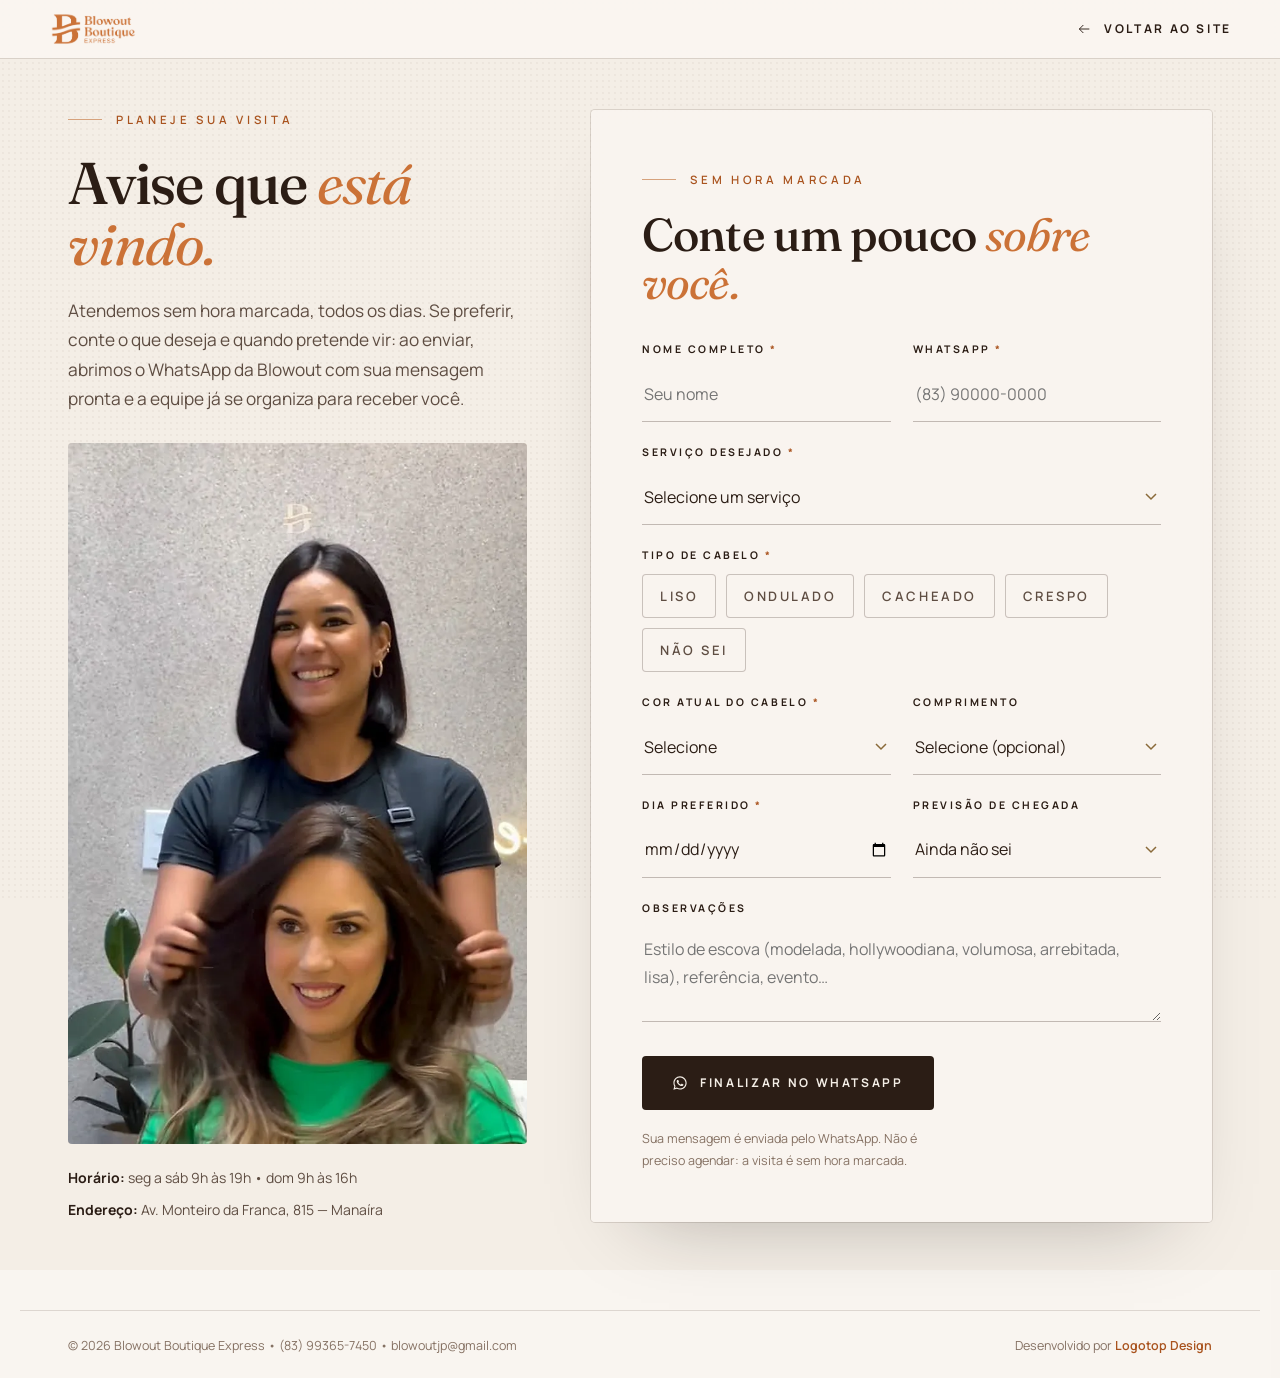
<file: agendamento.html>
<!doctype html>
<html lang="pt-BR">
<head>
<meta charset="utf-8">
<meta name="viewport" content="width=device-width, initial-scale=1, viewport-fit=cover">
<title>Planeje sua visita | Blowout Boutique Express</title>
<meta name="description" content="Avise a Blowout Boutique Express que você está vindo: escolha o serviço e o dia e envie pelo WhatsApp. Atendimento sem hora marcada em Manaíra, João Pessoa.">
<meta name="theme-color" content="#F4EEE6">
<meta property="og:title" content="Planeje sua visita • Blowout Boutique Express">
<meta property="og:description" content="Escolha o serviço e o dia e finalize pelo WhatsApp.">
<meta property="og:image" content="https://raw.githubusercontent.com/pauloddev/blowoutboutiqueexpress/main/img/og-square.jpg">
<meta property="og:image:secure_url" content="https://raw.githubusercontent.com/pauloddev/blowoutboutiqueexpress/main/img/og-square.jpg">
<meta property="og:image:type" content="image/jpeg">
<meta property="og:image:width" content="1200">
<meta property="og:image:height" content="1200">
<meta property="og:image:alt" content="Logo Blowout Boutique Express">
<meta name="twitter:image" content="https://raw.githubusercontent.com/pauloddev/blowoutboutiqueexpress/main/img/og-square.jpg">
<meta name="twitter:card" content="summary">
<link rel="icon" href="img/favicon.png" type="image/png">
<link rel="preconnect" href="https://fonts.googleapis.com">
<link rel="preconnect" href="https://fonts.gstatic.com" crossorigin>
<link href="https://fonts.googleapis.com/css2?family=Fraunces:ital,opsz,wght@0,9..144,400;0,9..144,500;1,9..144,400&family=Manrope:wght@400;500;600;700;800&display=swap" rel="stylesheet">
<link rel="stylesheet" href="css/style.css">
<link rel="stylesheet" href="css/blowout.css">
</head>
<body>
<svg width="0" height="0" style="position:absolute" aria-hidden="true">
  <symbol id="i-arrow" viewBox="0 0 24 24"><path d="M4 12h15M13 6l6 6-6 6" fill="none" stroke="currentColor" stroke-width="1.4"/></symbol>
  <symbol id="i-left" viewBox="0 0 24 24"><path d="M20 12H5M11 6l-6 6 6 6" fill="none" stroke="currentColor" stroke-width="1.4"/></symbol>
  <symbol id="i-wa" viewBox="0 0 24 24"><path fill="currentColor" d="M12.04 2C6.58 2 2.13 6.45 2.13 11.91c0 1.75.46 3.45 1.32 4.95L2.05 22l5.25-1.38a9.9 9.9 0 0 0 4.74 1.21c5.46 0 9.91-4.45 9.91-9.91S17.5 2 12.04 2Zm0 18.15a8.2 8.2 0 0 1-4.2-1.15l-.3-.18-3.12.82.83-3.04-.2-.31a8.23 8.23 0 1 1 6.99 3.86Zm4.52-6.16c-.25-.12-1.47-.72-1.69-.81-.23-.08-.39-.12-.56.12-.17.25-.64.81-.78.97-.14.17-.29.19-.54.06-.25-.12-1.05-.39-1.99-1.23-.74-.66-1.23-1.47-1.38-1.72-.14-.25-.02-.38.11-.5.11-.11.25-.29.37-.43.12-.14.17-.25.25-.41.08-.17.04-.31-.02-.43-.06-.12-.56-1.34-.76-1.84-.2-.48-.41-.42-.56-.43h-.48c-.17 0-.43.06-.66.31-.23.25-.86.85-.86 2.07 0 1.22.89 2.4 1.01 2.56.12.17 1.75 2.67 4.23 3.74.59.26 1.05.41 1.41.52.59.19 1.13.16 1.56.1.48-.07 1.47-.6 1.67-1.18.21-.58.21-1.07.14-1.18-.06-.1-.22-.16-.47-.28Z"/></symbol>
</svg>

<header class="header is-solid">
  <div class="wrap">
    <a href="index.html" class="brand" aria-label="Voltar ao início"><img src="img/logo-terracota.png" alt="Blowout Boutique Express" width="1634" height="679"></a>
    <a href="index.html" class="link-arrow" style="border:0"><svg><use href="#i-left"/></svg> Voltar ao site</a>
  </div>
</header>

<main class="booking">
  <div class="wrap booking-grid">
    <aside class="booking-aside">
      <p class="eyebrow">Planeje sua visita</p>
      <h1 class="h-section" style="margin-bottom:22px">Avise que <em>está vindo.</em></h1>
      <p class="lead" style="margin-bottom:30px">Atendemos sem hora marcada, todos os dias. Se preferir, conte o que deseja e quando pretende vir: ao enviar, abrimos o WhatsApp da Blowout com sua mensagem pronta e a equipe já se organiza para receber você.</p>
      <div class="media"><img src="img/escovaria.webp" alt="Escovista finalizando a escova de uma cliente na Blowout"></div>
      <div class="note">
        <span><b>Horário:</b> seg a sáb 9h às 19h • dom 9h às 16h</span>
        <span><b>Endereço:</b> Av. Monteiro da Franca, 815 — Manaíra</span>
      </div>
    </aside>

    <div class="form-card">
      <p class="eyebrow">Sem hora marcada</p>
      <h2 class="h-section">Conte um pouco <em>sobre você.</em></h2>
      <form id="bookingForm" novalidate>
        <div class="form-grid">
          <div class="field">
            <label for="nome">Nome completo <i>*</i></label>
            <input id="nome" name="nome" type="text" autocomplete="name" placeholder="Seu nome" required>
            <span class="err">Informe seu nome.</span>
          </div>
          <div class="field">
            <label for="contato">WhatsApp <i>*</i></label>
            <input id="contato" name="contato" type="tel" inputmode="tel" autocomplete="tel" placeholder="(83) 90000-0000" required>
            <span class="err">Informe um telefone válido com DDD.</span>
          </div>

          <div class="field full">
            <label for="servico">Serviço desejado <i>*</i></label>
            <select id="servico" name="servico" required>
              <option value="" selected disabled>Selecione um serviço</option>
              <optgroup label="Cabelos">
                <option>Escova</option>
                <option>Corte</option>
                <option>Retoque de raiz</option>
                <option>Botox capilar</option>
                <option>Alinhamento térmico</option>
                <option>Hidratação / nutrição / reconstrução</option>
                <option>Penteado</option>
              </optgroup>
              <optgroup label="Unhas e pés">
                <option>Manicure</option>
                <option>Pedicure</option>
                <option>Manicure + pedicure</option>
                <option>Spa dos pés</option>
              </optgroup>
              <optgroup label="Estética e produção">
                <option>Design de sobrancelhas</option>
                <option>Epilação de buço</option>
                <option>Maquiagem</option>
              </optgroup>
              <optgroup label="Combos">
                <option>Corte + escova + hidratação</option>
                <option>Hidratação com escova + pé + mão</option>
                <option>Escova com hidratação + spa express</option>
                <option>Botox · retoque de raiz</option>
                <option>Design de sobrancelha + buço</option>
              </optgroup>
            </select>
            <span class="err">Escolha um serviço.</span>
          </div>

          <div class="field full" role="radiogroup" aria-labelledby="lbl-tipo">
            <label id="lbl-tipo">Tipo de cabelo <i>*</i></label>
            <div class="chips">
              <label class="chip"><input type="radio" name="tipo" value="Liso"><span>Liso</span></label>
              <label class="chip"><input type="radio" name="tipo" value="Ondulado"><span>Ondulado</span></label>
              <label class="chip"><input type="radio" name="tipo" value="Cacheado"><span>Cacheado</span></label>
              <label class="chip"><input type="radio" name="tipo" value="Crespo"><span>Crespo</span></label>
              <label class="chip"><input type="radio" name="tipo" value="Não sei informar"><span>Não sei</span></label>
            </div>
            <span class="err">Selecione o tipo do seu cabelo.</span>
          </div>

          <div class="field">
            <label for="cor">Cor atual do cabelo <i>*</i></label>
            <select id="cor" name="cor" required>
              <option value="" selected disabled>Selecione</option>
              <option>Natural (sem química)</option>
              <option>Loiro</option>
              <option>Castanho</option>
              <option>Preto</option>
              <option>Ruivo / acobreado</option>
              <option>Com mechas</option>
              <option>Grisalho / branco</option>
              <option>Colorido / fantasia</option>
            </select>
            <span class="err">Informe a cor atual.</span>
          </div>
          <div class="field">
            <label for="comprimento">Comprimento</label>
            <select id="comprimento" name="comprimento">
              <option value="" selected>Selecione (opcional)</option>
              <option>Curto</option>
              <option>Médio (ombros)</option>
              <option>Longo</option>
              <option>Extra longo</option>
            </select>
          </div>

          <div class="field">
            <label for="dia">Dia preferido <i>*</i></label>
            <input id="dia" name="dia" type="date" required>
            <span class="err" id="diaErr">Escolha o dia da visita.</span>
          </div>
          <div class="field">
            <label for="periodo">Previsão de chegada</label>
            <select id="periodo" name="periodo">
              <option value="" selected>Ainda não sei</option>
              <option>Manhã (09h às 12h)</option>
              <option>Tarde (12h às 16h)</option>
              <option>Fim da tarde (16h às 19h, seg a sáb)</option>
            </select>
          </div>

          <div class="field full">
            <label for="obs">Observações</label>
            <textarea id="obs" name="obs" placeholder="Estilo de escova (modelada, hollywoodiana, volumosa, arrebitada, lisa), referência, evento…"></textarea>
          </div>

          <div class="form-actions">
            <button type="submit" class="btn"><svg><use href="#i-wa"/></svg> Finalizar no WhatsApp</button>
            <small>Sua mensagem é enviada pelo WhatsApp. Não é preciso agendar: a visita é sem hora marcada.</small>
          </div>
        </div>
      </form>
    </div>
  </div>
</main>

<footer class="footer" style="padding-top:40px">
  <div class="wrap footer-bottom" style="margin-top:0">
    <span>© <span id="year">2026</span> Blowout Boutique Express • (83) 99365-7450 • blowoutjp@gmail.com</span>
    <span>Desenvolvido por <a href="https://logotopdesign.com" target="_blank" rel="noopener">Logotop Design</a></span>
  </div>
</footer>

<script src="js/booking.js" defer></script>
</body>
</html>
</file>
<file: css/style.css>
/* =========================================================
   KAPILART SALÃO — Design tokens
   Âncora: cetim champagne + espelho iluminado de salão
   ========================================================= */
:root{
  --ink:#050505;          /* preto (títulos, botões) */
  --taupe:#594A43;        /* marrom acinzentado (textos) */
  --taupe-2:#7a6a62;
  --gold:#8A6A3A;         /* dourado escuro (destaques de texto) */
  --gold-line:#B79A6C;    /* filetes e detalhes */
  --ivory:#FAF6F1;
  --cream:#F3ECE4;
  --blush:#EDE0DA;
  --deep:#1C1714;         /* seções invertidas */
  --deep-2:#2A221E;
  --line:rgba(89,74,67,.18);
  --line-light:rgba(250,246,241,.18);
  --serif:"Cormorant Garamond", "Times New Roman", serif;
  --sans:"Manrope", system-ui, -apple-system, "Segoe UI", sans-serif;
  --wrap:1240px;
  --gutter:clamp(20px,4vw,48px);
  --ease:cubic-bezier(.22,.61,.36,1);
  --radius:2px;
  color-scheme: light;
}
*,*::before,*::after{box-sizing:border-box}
html{scroll-behavior:smooth;-webkit-text-size-adjust:100%}
body{
  margin:0;font-family:var(--sans);color:var(--taupe);font-size:16px;line-height:1.7;
  background:var(--ivory);-webkit-font-smoothing:antialiased;overflow-x:hidden;
  -webkit-tap-highlight-color:transparent;
}
/* Fundo de cetim fixo (funciona também no iOS) */
body::before{
  content:"";position:fixed;inset:0;z-index:-1;
  background:var(--ivory) url("../img/seda.webp") center/cover no-repeat;
}
img,video{max-width:100%;display:block}
a{color:inherit;text-decoration:none}
button{font:inherit;cursor:pointer;border:0;background:none;color:inherit}
::selection{background:var(--gold);color:#fff}
:focus-visible{outline:2px solid var(--gold);outline-offset:3px}

.wrap{width:100%;max-width:var(--wrap);margin:0 auto;padding:0 var(--gutter)}
.sr-only{position:absolute;width:1px;height:1px;overflow:hidden;clip:rect(0 0 0 0);white-space:nowrap}

/* ---------- Tipografia ---------- */
.eyebrow{
  font-family:var(--sans);font-size:11.5px;letter-spacing:.32em;text-transform:uppercase;
  color:var(--gold);font-weight:600;display:inline-flex;align-items:center;gap:14px;margin:0 0 22px;
}
.eyebrow::before{content:"";width:34px;height:1px;background:var(--gold-line)}
.eyebrow.center::after{content:"";width:34px;height:1px;background:var(--gold-line)}
.h-display,.h-section{
  font-family:var(--serif);font-weight:500;color:var(--ink);margin:0;letter-spacing:-.005em;
  text-transform:uppercase;line-height:1.02;
}
.h-display{font-size:clamp(40px,7vw,96px)}
.h-section{font-size:clamp(32px,4.6vw,62px)}
.h-display em,.h-section em{font-style:italic;color:var(--gold);text-transform:none;font-weight:500}
.lead{font-size:clamp(16px,1.35vw,18.5px);color:var(--taupe);max-width:56ch}
p{margin:0 0 1.1em}
.gold{color:var(--gold)}

/* ---------- Botões ---------- */
.btn{
  --bg:var(--ink);--fg:var(--ivory);
  display:inline-flex;align-items:center;justify-content:center;gap:12px;
  min-height:54px;padding:0 30px;border-radius:var(--radius);
  background:var(--bg);color:var(--fg);font-size:12px;font-weight:700;letter-spacing:.22em;text-transform:uppercase;
  position:relative;overflow:hidden;isolation:isolate;transition:color .45s var(--ease),transform .3s var(--ease);
  white-space:nowrap;
}
.btn::after{
  content:"";position:absolute;inset:0;z-index:-1;background:var(--gold);
  transform:scaleX(0);transform-origin:right;transition:transform .55s var(--ease);
}
@media (hover:hover){ .btn:hover::after{transform:scaleX(1);transform-origin:left} }
.btn:active{transform:scale(.98)}
.btn svg{width:16px;height:16px;flex:none}
.btn--ghost{--bg:transparent;--fg:var(--ink);box-shadow:inset 0 0 0 1px var(--ink)}
@media (hover:hover){ .btn--ghost:hover{--fg:var(--ivory)} }
.btn--light{--bg:var(--ivory);--fg:var(--ink)}
@media (hover:hover){ .btn--light:hover{--fg:var(--ivory)} }
.btn--line-light{--bg:transparent;--fg:var(--ivory);box-shadow:inset 0 0 0 1px rgba(250,246,241,.5)}
.link-arrow{
  display:inline-flex;align-items:center;gap:12px;font-size:12px;letter-spacing:.22em;text-transform:uppercase;
  font-weight:700;color:var(--ink);padding:8px 0;border-bottom:1px solid var(--gold-line);
}
.link-arrow svg{width:16px;transition:transform .35s var(--ease)}
@media (hover:hover){ .link-arrow:hover svg{transform:translateX(5px)} }

/* ---------- Header ---------- */
.header{
  position:fixed;top:0;left:0;right:0;z-index:50;
  transition:background .45s var(--ease),box-shadow .45s var(--ease),padding .45s var(--ease);
  padding:18px 0;
}
.header.is-solid{
  background:rgba(250,246,241,.92);backdrop-filter:saturate(140%) blur(14px);-webkit-backdrop-filter:saturate(140%) blur(14px);
  box-shadow:0 1px 0 var(--line);padding:10px 0;
}
.header .wrap{display:flex;align-items:center;justify-content:space-between;gap:24px;max-width:1400px}
.brand img{height:46px;width:auto;transition:height .45s var(--ease)}
.header.is-solid .brand img{height:40px}
.nav{display:flex;align-items:center;gap:clamp(14px,1.8vw,30px)}
.nav a{
  font-size:11.5px;letter-spacing:.2em;text-transform:uppercase;font-weight:600;color:var(--ink);
  position:relative;padding:6px 0;
}
.nav a::after{content:"";position:absolute;left:0;right:0;bottom:0;height:1px;background:var(--gold);transform:scaleX(0);transition:transform .4s var(--ease)}
@media (hover:hover){ .nav a:hover::after{transform:scaleX(1)} }
.nav a.is-active::after{transform:scaleX(1)}
.header .btn{min-height:46px;padding:0 22px;font-size:11px}
.menu-toggle{display:none;width:46px;height:46px;position:relative}
.menu-toggle span{position:absolute;left:11px;right:11px;height:1.5px;background:var(--ink);transition:transform .4s var(--ease),opacity .3s}
.menu-toggle span:nth-child(1){top:17px}.menu-toggle span:nth-child(2){top:23px}.menu-toggle span:nth-child(3){top:29px}
.menu-open .menu-toggle span:nth-child(1){transform:translateY(6px) rotate(45deg)}
.menu-open .menu-toggle span:nth-child(2){opacity:0}
.menu-open .menu-toggle span:nth-child(3){transform:translateY(-6px) rotate(-45deg)}

.mobile-menu{
  position:fixed;inset:0;z-index:45;background:var(--ivory) url("../img/seda.webp") center/cover;
  display:flex;flex-direction:column;justify-content:center;padding:100px var(--gutter) 40px;
  opacity:0;visibility:hidden;transition:opacity .45s var(--ease),visibility .45s;
}
.menu-open .mobile-menu{opacity:1;visibility:visible}
.mobile-menu nav{display:flex;flex-direction:column;gap:6px}
.mobile-menu nav a{
  font-family:var(--serif);font-size:clamp(34px,9vw,46px);color:var(--ink);line-height:1.2;
  opacity:0;transform:translateY(16px);transition:opacity .5s var(--ease),transform .5s var(--ease);
}
.menu-open .mobile-menu nav a{opacity:1;transform:none}
.mobile-menu nav a:nth-child(2){transition-delay:.04s}.mobile-menu nav a:nth-child(3){transition-delay:.08s}
.mobile-menu nav a:nth-child(4){transition-delay:.12s}.mobile-menu nav a:nth-child(5){transition-delay:.16s}
.mobile-menu nav a:nth-child(6){transition-delay:.2s}.mobile-menu nav a:nth-child(7){transition-delay:.24s}
.mobile-menu nav a:nth-child(8){transition-delay:.28s}
.mobile-menu nav a em{font-style:italic;color:var(--gold)}
.mobile-menu .mm-foot{margin-top:36px;display:grid;gap:14px}
.mobile-menu .mm-foot small{font-size:13px;color:var(--taupe)}

/* ---------- Seções base ---------- */
section{position:relative}
.section{padding:clamp(90px,11vw,160px) 0}
.section-head{display:grid;gap:18px;margin-bottom:clamp(44px,6vw,80px)}
.section-head.center{text-align:center;justify-items:center}
.section-head.split{grid-template-columns:1.1fr .9fr;align-items:end;gap:40px}
.section-head.split .lead{justify-self:end}

.dark{background:var(--deep);color:rgba(250,246,241,.78)}
.dark .h-section,.dark .h-display{color:var(--ivory)}
.dark .h-section em{color:#C9A977}
.dark .eyebrow{color:#C9A977}
.dark .lead{color:rgba(250,246,241,.72)}

.media{position:relative;overflow:hidden;background:var(--cream);border-radius:var(--radius)}
.media img,.media video{width:100%;height:100%;object-fit:cover}
.ratio-45{aspect-ratio:4/5}
.ratio-916{aspect-ratio:9/16}

/* ---------- HERO ---------- */
.hero{padding-top:84px;text-align:center;overflow:hidden}
.hero-photo{
  position:relative;width:min(100%,1180px);margin:0 auto;aspect-ratio:680/456;
  -webkit-mask-image:linear-gradient(to bottom,#000 0%,#000 52%,rgba(0,0,0,.55) 74%,transparent 96%),
                     linear-gradient(to right,transparent 0%,#000 9%,#000 91%,transparent 100%);
  -webkit-mask-composite:source-in;
  mask-image:linear-gradient(to bottom,#000 0%,#000 52%,rgba(0,0,0,.55) 74%,transparent 96%),
             linear-gradient(to right,transparent 0%,#000 9%,#000 91%,transparent 100%);
  mask-composite:intersect;
}
.hero-photo img{width:100%;height:100%;object-fit:cover;object-position:center 30%;animation:heroZoom 2.4s var(--ease) both}
@keyframes heroZoom{from{transform:scale(1.06);opacity:0}to{transform:none;opacity:1}}
.hero-logo{
  position:relative;z-index:2;width:clamp(190px,22vw,290px);margin:clamp(-150px,-11vw,-70px) auto 0;
  animation:fadeUp 1.4s .5s var(--ease) both;
}
.hero-logo img{width:100%;height:auto;filter:drop-shadow(0 10px 30px rgba(250,246,241,.9))}
.hero-copy{padding:clamp(28px,4vw,48px) 0 clamp(60px,8vw,110px)}
.hero-copy .eyebrow{justify-content:center;animation:fadeUp 1.2s .7s var(--ease) both}
.hero-copy .h-display{max-width:14ch;margin:0 auto;animation:fadeUp 1.2s .85s var(--ease) both}
.hero-copy .lead{margin:26px auto 0;max-width:60ch;animation:fadeUp 1.2s 1s var(--ease) both}
.hero-ctas{display:flex;gap:14px;justify-content:center;flex-wrap:wrap;margin-top:38px;animation:fadeUp 1.2s 1.1s var(--ease) both}
.hero-ctas .btn{min-width:262px}
.indicators{
  list-style:none;margin:clamp(48px,6vw,72px) auto 0;padding:22px 0 0;display:grid;grid-template-columns:repeat(3,1fr);
  max-width:820px;border-top:1px solid var(--line);animation:fadeUp 1.2s 1.25s var(--ease) both;
}
.indicators li{padding:0 18px;font-size:11.5px;letter-spacing:.24em;text-transform:uppercase;font-weight:600;color:var(--taupe)}
.indicators li + li{border-left:1px solid var(--line)}
.indicators strong{display:block;font-family:var(--serif);font-size:clamp(26px,3vw,36px);letter-spacing:0;color:var(--ink);font-weight:500;text-transform:none;line-height:1.1;margin-bottom:4px}
.indicators strong em{color:var(--gold)}
@keyframes fadeUp{from{opacity:0;transform:translateY(24px)}to{opacity:1;transform:none}}

/* selo giratório */
.seal{width:132px;height:132px;position:relative;flex:none}
.seal svg{width:100%;height:100%;animation:spin 28s linear infinite}
.seal text{font-family:var(--sans);font-size:9.4px;letter-spacing:.34em;text-transform:uppercase;fill:var(--gold);font-weight:700}
.seal b{position:absolute;inset:0;display:grid;place-items:center;font-family:var(--serif);font-size:42px;color:var(--ink);font-weight:500;line-height:1}
.seal b small{display:block;font-family:var(--sans);font-size:9px;letter-spacing:.28em;color:var(--taupe);text-transform:uppercase;font-weight:700;margin-top:4px}
@keyframes spin{to{transform:rotate(360deg)}}

/* ---------- O SALÃO ---------- */
.about-grid{display:grid;grid-template-columns:.95fr 1.05fr;gap:clamp(40px,6vw,96px);align-items:stretch}
.about-copy{display:flex;flex-direction:column;justify-content:center}
.about-copy .h-section{margin-bottom:34px}
.about-copy .sign{display:flex;align-items:center;gap:22px;margin-top:22px;padding-top:28px;border-top:1px solid var(--line)}
.about-copy .sign p{margin:0;font-family:var(--serif);font-style:italic;font-size:22px;color:var(--ink);line-height:1.3}
.about-copy .sign p span{display:block;font-family:var(--sans);font-style:normal;font-size:11px;letter-spacing:.24em;text-transform:uppercase;color:var(--gold);margin-top:6px;font-weight:700}
.duo{display:grid;grid-template-columns:1fr 1fr;gap:clamp(12px,1.6vw,22px);align-self:center}
.duo figure{margin:0}
.duo figcaption{margin-top:14px;font-size:11px;letter-spacing:.22em;text-transform:uppercase;color:var(--taupe-2);font-weight:600;display:flex;justify-content:space-between}
.duo figcaption b{color:var(--gold);font-weight:700}

/* ---------- LOIROS ---------- */
.blonde{overflow:hidden}
.blonde-grid{display:grid;grid-template-columns:1fr 1fr;gap:clamp(36px,5vw,88px);align-items:stretch}
.blonde-feature{position:relative}
.blonde-feature .media{height:100%;min-height:560px}
.blonde-feature .tag{
  position:absolute;left:24px;bottom:24px;background:rgba(28,23,20,.55);backdrop-filter:blur(10px);-webkit-backdrop-filter:blur(10px);
  color:var(--ivory);padding:14px 18px;font-size:11px;letter-spacing:.24em;text-transform:uppercase;font-weight:600;border-left:2px solid #C9A977;
}
.blonde-copy{display:flex;flex-direction:column}
.blonde-copy .h-section{margin-bottom:28px}
.techniques{list-style:none;margin:16px 0 36px;padding:0;border-top:1px solid var(--line-light)}
.techniques li{display:grid;grid-template-columns:56px 1fr;gap:10px;padding:20px 0;border-bottom:1px solid var(--line-light)}
.techniques li span{font-family:var(--serif);font-size:22px;color:#C9A977;font-style:italic}
.techniques li h3{margin:0 0 4px;font-family:var(--serif);font-weight:500;font-size:25px;color:var(--ivory);letter-spacing:.01em}
.techniques li p{margin:0;font-size:14.5px;color:rgba(250,246,241,.66)}
.blonde-pair{display:grid;grid-template-columns:1fr 1fr;gap:clamp(12px,1.6vw,22px);margin-top:auto}
.blonde-cta{display:flex;gap:14px;flex-wrap:wrap;margin-bottom:36px}

/* ---------- VÍDEOS ---------- */
.reels-top{display:grid;grid-template-columns:auto 1fr;gap:clamp(36px,6vw,96px);align-items:center}
.reel-feature{width:clamp(260px,30vw,380px);position:relative}
.reel-feature .media{box-shadow:0 40px 80px -40px rgba(28,23,20,.45)}
.reel-feature::before{
  content:"";position:absolute;inset:-14px;border:1px solid var(--gold-line);border-radius:var(--radius);pointer-events:none;
  transform:translate(14px,14px);
}
.sound-btn{
  position:absolute;right:14px;bottom:14px;z-index:3;width:44px;height:44px;border-radius:50%;
  background:rgba(250,246,241,.85);display:grid;place-items:center;color:var(--ink);backdrop-filter:blur(6px);
  transition:transform .3s var(--ease);
}
.sound-btn:active{transform:scale(.92)}
.sound-btn svg{width:18px;height:18px}
.reels-copy .h-section{margin-bottom:26px}
.reels-copy .stats{display:grid;grid-template-columns:repeat(3,1fr);gap:0;margin:34px 0 38px;border-top:1px solid var(--line);border-bottom:1px solid var(--line)}
.reels-copy .stats div{padding:22px 18px}
.reels-copy .stats div + div{border-left:1px solid var(--line)}
.reels-copy .stats strong{display:block;font-family:var(--serif);font-size:34px;color:var(--ink);font-weight:500;line-height:1}
.reels-copy .stats span{font-size:11px;letter-spacing:.2em;text-transform:uppercase;font-weight:600}

.reel-carousel{margin-top:clamp(70px,8vw,110px);position:relative}
.reel-viewport{overflow:hidden;padding:30px 0}
.reel-track{display:flex;gap:22px;transition:transform .8s var(--ease);will-change:transform}
.reel-card{
  flex:0 0 clamp(170px,18vw,232px);position:relative;cursor:pointer;
  transform:scale(.88);opacity:.55;filter:saturate(.75);transition:transform .8s var(--ease),opacity .8s var(--ease),filter .8s var(--ease);
}
.reel-card .media{aspect-ratio:9/16}
.reel-card.is-active{transform:scale(1.12);opacity:1;filter:none;z-index:2}
.reel-card.is-active .media{box-shadow:0 0 0 1px var(--gold-line),0 30px 60px -28px rgba(28,23,20,.55)}
.reel-card .play-hint{
  position:absolute;inset:auto 0 0 0;padding:28px 14px 14px;background:linear-gradient(to top,rgba(5,5,5,.65),transparent);
  color:var(--ivory);font-size:10.5px;letter-spacing:.22em;text-transform:uppercase;font-weight:600;opacity:0;transition:opacity .5s;
}
.reel-card.is-active .play-hint{opacity:1}
.carousel-nav{display:flex;align-items:center;justify-content:center;gap:28px;margin-top:30px}
.arrow{
  width:56px;height:56px;border-radius:50%;box-shadow:inset 0 0 0 1px var(--ink);display:grid;place-items:center;color:var(--ink);
  transition:background .35s var(--ease),color .35s var(--ease),transform .2s;
}
.arrow svg{width:18px;height:18px}
@media (hover:hover){ .arrow:hover{background:var(--ink);color:var(--ivory)} }
.arrow:active{transform:scale(.94)}
.counter{font-family:var(--serif);font-size:22px;color:var(--ink);min-width:86px;text-align:center}
.counter span{color:var(--gold);font-style:italic}

/* ---------- SERVIÇOS ---------- */
.services{background:linear-gradient(to bottom,rgba(243,236,228,.0),rgba(243,236,228,.85) 18%,rgba(243,236,228,.85) 82%,rgba(243,236,228,0))}
.svc-viewport{overflow:hidden;margin-right:calc(var(--gutter) * -1)}
.svc-track{
  display:grid;grid-auto-flow:column;grid-auto-columns:clamp(250px,24vw,318px);gap:clamp(16px,1.8vw,26px);
  overflow-x:auto;scroll-snap-type:x mandatory;scrollbar-width:none;padding-bottom:6px;padding-right:var(--gutter);
  overscroll-behavior-x:contain;
}
.svc-track::-webkit-scrollbar{display:none}
.svc{scroll-snap-align:start;display:flex;flex-direction:column}
.svc .media{aspect-ratio:4/5}
.svc .media img{transition:transform 1.2s var(--ease)}
@media (hover:hover){ .svc:hover .media img{transform:scale(1.06)} }
.svc .num{position:absolute;top:16px;left:16px;font-family:var(--serif);font-style:italic;font-size:18px;color:var(--ivory);text-shadow:0 1px 10px rgba(0,0,0,.4)}
.svc-body{padding:22px 2px 0;border-top:0;display:flex;flex-direction:column;flex:1}
.svc h3{margin:0 0 8px;font-family:var(--serif);font-weight:500;font-size:27px;line-height:1.1;color:var(--ink)}
.svc p{margin:0;font-size:14.5px;line-height:1.65}
.svc-foot{display:flex;align-items:center;justify-content:space-between;gap:24px;margin-top:44px}
.progress{flex:1;height:1px;background:var(--line);position:relative;max-width:520px}
.progress i{position:absolute;left:0;top:-.5px;height:2px;background:var(--ink);width:20%;transition:width .3s, transform .3s}
.svc-arrows{display:flex;gap:12px}

/* ---------- AMANDA ---------- */
.amanda-grid{display:grid;grid-template-columns:1.05fr .95fr;gap:clamp(40px,6vw,96px);align-items:center}
.amanda-photos{display:grid;grid-template-columns:1fr 1fr;gap:clamp(12px,1.6vw,22px);position:relative}
.amanda-photos .seal{position:absolute;left:50%;bottom:-66px;transform:translateX(-50%);background:var(--ivory);border-radius:50%;box-shadow:0 0 0 10px var(--ivory)}
.amanda-copy .h-section{margin-bottom:30px}
.skills{list-style:none;padding:0;margin:30px 0 34px;display:grid;grid-template-columns:1fr 1fr;border-top:1px solid var(--line)}
.skills li{padding:16px 0;border-bottom:1px solid var(--line);font-size:14px;letter-spacing:.06em;color:var(--ink);font-weight:600;display:flex;align-items:center;gap:12px}
.skills li:nth-child(odd){padding-right:16px}
.skills li:nth-child(even){padding-left:16px;border-left:1px solid var(--line)}
.skills li::before{content:"";width:6px;height:6px;border:1px solid var(--gold);transform:rotate(45deg);flex:none}
blockquote.quote{margin:0;padding:6px 0 6px 28px;border-left:1px solid var(--gold-line);font-family:var(--serif);font-style:italic;font-size:clamp(22px,2.2vw,29px);line-height:1.3;color:var(--gold)}
blockquote.quote cite{display:block;margin-top:12px;font-family:var(--sans);font-style:normal;font-size:11px;letter-spacing:.24em;text-transform:uppercase;color:var(--taupe);font-weight:700}

/* ---------- MARCAS ---------- */
.brands{padding:clamp(70px,8vw,110px) 0;border-top:1px solid var(--line);border-bottom:1px solid var(--line);background:rgba(250,246,241,.55)}
.brands .section-head{margin-bottom:46px}
.marquee{overflow:hidden;-webkit-mask-image:linear-gradient(to right,transparent,#000 12%,#000 88%,transparent);mask-image:linear-gradient(to right,transparent,#000 12%,#000 88%,transparent)}
.marquee-track{display:flex;width:max-content;animation:marquee 38s linear infinite}
.marquee:hover .marquee-track{animation-play-state:paused}
.marquee ul{display:flex;align-items:center;list-style:none;margin:0;padding:0}
.marquee li{padding:0 clamp(28px,4vw,60px);color:var(--ink);white-space:nowrap;display:flex;align-items:center;gap:clamp(28px,4vw,60px)}
.marquee li::after{content:"";width:5px;height:5px;background:var(--gold-line);transform:rotate(45deg)}
.b-loreal{font-family:var(--sans);font-weight:800;font-size:clamp(24px,2.6vw,34px);letter-spacing:.02em}
.b-joico{font-family:var(--sans);font-weight:800;font-size:clamp(26px,2.8vw,36px);letter-spacing:-.02em;text-transform:uppercase}
.b-hobety{font-family:var(--sans);font-weight:500;font-size:clamp(26px,2.8vw,36px);letter-spacing:.01em;text-transform:lowercase}
.b-brae{font-family:var(--serif);font-weight:600;font-size:clamp(30px,3.2vw,42px);letter-spacing:.14em;text-transform:uppercase}
.b-wella{font-family:var(--serif);font-weight:500;font-size:clamp(30px,3.2vw,42px);font-style:italic}
.b-olorche{font-family:var(--sans);font-weight:300;font-size:clamp(24px,2.6vw,34px);letter-spacing:.24em;text-transform:uppercase}
.b-itallian{font-family:var(--serif);font-weight:500;font-size:clamp(26px,2.8vw,36px);letter-spacing:.04em}
.b-itallian small{font-family:var(--sans);font-size:.42em;letter-spacing:.3em;text-transform:uppercase;font-weight:700;margin-left:8px;color:var(--taupe)}
@keyframes marquee{to{transform:translateX(-50%)}}

/* ---------- GALERIA ---------- */
.gallery-grid{display:grid;grid-template-columns:repeat(3,1fr);gap:clamp(12px,1.6vw,22px)}
.g-item{position:relative;padding:0;display:block;width:100%;cursor:zoom-in}
.g-item .media{aspect-ratio:4/5}
.g-item img{transition:transform 1.2s var(--ease),filter .6s}
.g-item::after{
  content:"";position:absolute;inset:0;background:linear-gradient(to top,rgba(28,23,20,.45),transparent 45%);opacity:0;transition:opacity .5s;border-radius:var(--radius);
}
.g-item .zoom{position:absolute;right:18px;bottom:18px;z-index:2;width:44px;height:44px;border-radius:50%;background:rgba(250,246,241,.9);display:grid;place-items:center;color:var(--ink);opacity:0;transform:translateY(8px);transition:opacity .5s,transform .5s var(--ease)}
.g-item .zoom svg{width:16px;height:16px}
@media (hover:hover){
  .g-item:hover img{transform:scale(1.05)}
  .g-item:hover::after,.g-item:hover .zoom{opacity:1;transform:none}
}
.gallery-foot{display:flex;justify-content:center;margin-top:52px}

.lightbox{
  position:fixed;inset:0;z-index:100;background:rgba(20,16,14,.94);display:flex;align-items:center;justify-content:center;
  opacity:0;visibility:hidden;transition:opacity .4s var(--ease),visibility .4s;padding:70px 76px;
}
.lightbox.is-open{opacity:1;visibility:visible}
.lightbox img{max-height:100%;max-width:100%;width:auto;object-fit:contain;transform:scale(.97);transition:transform .5s var(--ease),opacity .3s;border-radius:var(--radius)}
.lightbox.is-open img{transform:none}
.lb-btn{position:absolute;width:52px;height:52px;border-radius:50%;display:grid;place-items:center;color:var(--ivory);box-shadow:inset 0 0 0 1px rgba(250,246,241,.35)}
.lb-btn svg{width:18px;height:18px}
.lb-close{top:18px;right:18px}
.lb-prev{left:16px;top:50%;transform:translateY(-50%)}
.lb-next{right:16px;top:50%;transform:translateY(-50%)}
.lb-count{position:absolute;bottom:22px;left:50%;transform:translateX(-50%);color:rgba(250,246,241,.7);font-family:var(--serif);font-size:18px}

/* ---------- EXPERIÊNCIA ---------- */
.exp-grid{display:grid;grid-template-columns:1fr auto;gap:clamp(40px,7vw,110px);align-items:center}
.exp-copy .h-section{margin-bottom:28px}
.steps{list-style:none;padding:0;margin:36px 0 0;display:grid;grid-template-columns:1fr 1fr;gap:0;border-top:1px solid var(--line)}
.steps li{padding:24px 22px 24px 0;border-bottom:1px solid var(--line)}
.steps li:nth-child(even){padding-left:22px;border-left:1px solid var(--line)}
.steps span{font-family:var(--serif);font-style:italic;color:var(--gold);font-size:20px}
.steps h3{margin:4px 0 6px;font-family:var(--serif);font-weight:500;font-size:24px;color:var(--ink)}
.steps p{margin:0;font-size:14.5px}
.exp-video{width:clamp(260px,28vw,360px)}
.exp-video .media{box-shadow:0 40px 80px -40px rgba(28,23,20,.45)}

/* ---------- CONTATO ---------- */
.contact{background:var(--deep);color:rgba(250,246,241,.78);overflow:hidden}
.contact::before{
  content:"";position:absolute;inset:0;background:url("../img/amanda-cliente-1.webp") center 20%/cover;opacity:.12;filter:grayscale(1);
}
.contact .wrap{position:relative}
.contact-grid{display:grid;grid-template-columns:1fr 1fr;gap:clamp(36px,5vw,80px);align-items:stretch}
.contact-copy .h-section{color:var(--ivory);margin-bottom:24px}
.contact-copy .h-section em{color:#C9A977}
.contact-copy .eyebrow{color:#C9A977}
.contact-list{list-style:none;padding:0;margin:34px 0;border-top:1px solid var(--line-light)}
.contact-list li{display:grid;grid-template-columns:120px 1fr;gap:16px;padding:18px 0;border-bottom:1px solid var(--line-light);font-size:15px}
.contact-list li > span{font-size:10.5px;letter-spacing:.24em;text-transform:uppercase;color:#C9A977;font-weight:700;padding-top:4px}
.contact-list a{color:var(--ivory);border-bottom:1px solid transparent;transition:border-color .3s}
@media (hover:hover){ .contact-list a:hover{border-color:#C9A977} }
.contact-ctas{display:flex;gap:14px;flex-wrap:wrap}
.socials{display:flex;gap:12px;margin-top:28px}
.socials a{width:48px;height:48px;border-radius:50%;display:grid;place-items:center;box-shadow:inset 0 0 0 1px rgba(250,246,241,.3);color:var(--ivory);transition:background .35s,color .35s}
.socials a svg{width:18px;height:18px}
@media (hover:hover){ .socials a:hover{background:var(--ivory);color:var(--ink)} }
.map{min-height:460px;height:100%;border-radius:var(--radius);overflow:hidden;box-shadow:0 0 0 1px var(--line-light);background:var(--deep-2)}
.map iframe{width:100%;height:100%;min-height:460px;border:0;filter:grayscale(.85) sepia(.18) contrast(.95)}

/* ---------- FOOTER ---------- */
.footer{padding:clamp(70px,8vw,100px) 0 30px;background:rgba(250,246,241,.86)}
.footer-grid{display:grid;grid-template-columns:1.3fr 1fr 1fr 1fr;gap:40px}
.footer h4{margin:0 0 18px;font-size:11px;letter-spacing:.26em;text-transform:uppercase;color:var(--gold);font-weight:700}
.footer ul{list-style:none;margin:0;padding:0;display:grid;gap:10px;font-size:14.5px}
.footer ul a{transition:color .3s}
@media (hover:hover){ .footer ul a:hover{color:var(--ink)} }
.footer .f-brand img{height:64px;width:auto;margin-bottom:20px}
.footer .f-brand p{font-size:14.5px;max-width:36ch}
.footer .socials{margin-top:18px}
.footer .socials a{box-shadow:inset 0 0 0 1px var(--line);color:var(--ink)}
@media (hover:hover){ .footer .socials a:hover{background:var(--ink);color:var(--ivory)} }
.footer-bottom{margin-top:60px;padding-top:24px;border-top:1px solid var(--line);display:flex;justify-content:space-between;gap:20px;flex-wrap:wrap;font-size:12.5px;color:var(--taupe-2)}
.footer-bottom a{color:var(--gold);font-weight:600}

/* WhatsApp flutuante */
.wa-float{
  position:fixed;right:20px;bottom:20px;z-index:40;width:58px;height:58px;border-radius:50%;
  background:var(--ink);color:var(--ivory);display:grid;place-items:center;
  box-shadow:0 14px 30px -10px rgba(5,5,5,.45);transform:translateY(90px);opacity:0;transition:transform .6s var(--ease),opacity .6s,background .3s;
}
.wa-float.is-visible{transform:none;opacity:1}
.wa-float svg{width:24px;height:24px}
@media (hover:hover){ .wa-float:hover{background:var(--gold)} }

/* ---------- Reveal ---------- */
.reveal{opacity:0;transform:translateY(34px);transition:opacity 1.1s var(--ease),transform 1.1s var(--ease)}
.reveal.is-in{opacity:1;transform:none}
.reveal-img{clip-path:inset(0 0 100% 0);transition:clip-path 1.4s var(--ease)}
.reveal-img.is-in{clip-path:inset(0 0 0 0)}
.d1{transition-delay:.1s}.d2{transition-delay:.2s}.d3{transition-delay:.3s}

/* =========================================================
   AGENDAMENTO
   ========================================================= */
.booking{padding:150px 0 110px}
.booking-grid{display:grid;grid-template-columns:.85fr 1.15fr;gap:clamp(36px,5vw,80px);align-items:stretch}
.booking-aside{display:flex;flex-direction:column}
.booking-aside .media{flex:1;min-height:420px}
.booking-aside .note{margin-top:22px;display:grid;gap:8px;font-size:14px}
.booking-aside .note b{color:var(--ink)}
.form-card{background:rgba(250,246,241,.82);backdrop-filter:blur(10px);-webkit-backdrop-filter:blur(10px);padding:clamp(28px,4vw,56px);box-shadow:0 0 0 1px var(--line),0 40px 80px -50px rgba(28,23,20,.35);border-radius:var(--radius)}
.form-card .h-section{font-size:clamp(30px,3.6vw,48px);margin-bottom:14px}
.form-grid{display:grid;grid-template-columns:1fr 1fr;gap:22px 22px;margin-top:34px}
.field{display:grid;gap:9px}
.field.full{grid-column:1/-1}
.field label{font-size:10.5px;letter-spacing:.24em;text-transform:uppercase;font-weight:700;color:var(--ink)}
.field label i{font-style:normal;color:var(--gold)}
.field input,.field select,.field textarea{
  width:100%;min-height:54px;border:0;border-bottom:1px solid rgba(89,74,67,.35);background:transparent;
  font:inherit;font-size:16px;color:var(--ink);padding:10px 2px;border-radius:0;outline:none;transition:border-color .3s;
  -webkit-appearance:none;appearance:none;
}
.field textarea{min-height:96px;resize:vertical}
.field select{background:url("data:image/svg+xml,%3Csvg xmlns='http://www.w3.org/2000/svg' width='12' height='8' fill='none' stroke='%238A6A3A' stroke-width='1.5'%3E%3Cpath d='M1 1l5 5 5-5'/%3E%3C/svg%3E") right 4px center no-repeat;padding-right:28px;cursor:pointer}
.field input:focus,.field select:focus,.field textarea:focus{border-color:var(--gold)}
.field.has-error input,.field.has-error select{border-color:#a2472f}
.field .err{font-size:12px;color:#a2472f;min-height:0;display:none}
.field.has-error .err{display:block}
.chips{display:flex;flex-wrap:wrap;gap:10px}
.chip input{position:absolute;opacity:0;pointer-events:none}
.chip span{display:inline-flex;align-items:center;min-height:44px;padding:0 18px;border-radius:var(--radius);box-shadow:inset 0 0 0 1px rgba(89,74,67,.3);font-size:13px;font-weight:600;color:var(--taupe);cursor:pointer;transition:all .3s var(--ease);user-select:none}
.chip input:checked + span{background:var(--ink);color:var(--ivory);box-shadow:none}
.chip input:focus-visible + span{outline:2px solid var(--gold);outline-offset:2px}
.form-actions{grid-column:1/-1;display:flex;align-items:center;gap:18px;flex-wrap:wrap;margin-top:12px}
.form-actions small{font-size:12.5px;color:var(--taupe-2);max-width:40ch}
.form-actions .btn{min-width:280px}

/* ---------- Responsivo ---------- */
@media (max-width:1100px){
  .nav{display:none}
  .menu-toggle{display:block}
  .header .btn{display:none}
  .section-head.split{grid-template-columns:1fr}
  .section-head.split .lead{justify-self:start}
  .about-grid,.blonde-grid,.amanda-grid,.contact-grid,.booking-grid{grid-template-columns:1fr}
  .blonde-feature .media{min-height:0;aspect-ratio:4/5}
  .amanda-photos{order:-1}
  .footer-grid{grid-template-columns:1fr 1fr}
  .reels-top{grid-template-columns:1fr;justify-items:center;text-align:left}
  .reels-copy{max-width:640px}
  .exp-grid{grid-template-columns:1fr;justify-items:center}
  .exp-copy{max-width:680px}
  .booking-aside .media{aspect-ratio:4/5;min-height:0;flex:none}
}
@media (max-width:720px){
  body{font-size:15.5px}
  .header{padding:12px 0}
  .brand img{height:38px}
  .hero{padding-top:70px}
  .hero-photo{aspect-ratio:4/4.2;width:100%}
  .hero-photo img{object-position:center 18%}
  .hero-ctas{flex-direction:column;align-items:stretch;padding:0 4px}
  .hero-ctas .btn{min-width:0;width:100%}
  .indicators{grid-template-columns:1fr;padding-top:8px}
  .indicators li{padding:16px 0;border-left:0 !important}
  .indicators li + li{border-top:1px solid var(--line)}
  .gallery-grid{grid-template-columns:1fr 1fr}
  .skills{grid-template-columns:1fr}
  .skills li:nth-child(even){padding-left:0;border-left:0}
  .steps{grid-template-columns:1fr}
  .steps li:nth-child(even){padding-left:0;border-left:0}
  .reels-copy .stats div{padding:18px 10px}
  .reels-copy .stats strong{font-size:28px}
  .reel-card{flex-basis:56vw}
  .reel-card.is-active{transform:scale(1.04)}
  .svc-track{grid-auto-columns:78vw}
  .svc-foot{flex-direction:row}
  .progress{max-width:none}
  .contact-list li{grid-template-columns:1fr;gap:4px}
  .map,.map iframe{min-height:340px}
  .footer-grid{grid-template-columns:1fr}
  .footer-bottom{flex-direction:column}
  .lightbox{padding:64px 10px 70px}
  .lb-prev,.lb-next{top:auto;bottom:12px;transform:none}
  .form-grid{grid-template-columns:1fr}
  .form-actions .btn{width:100%;min-width:0}
  .blonde-cta .btn,.contact-ctas .btn{width:100%}
  .amanda-photos .seal{width:110px;height:110px;bottom:-56px}
  .blonde-feature .tag{left:14px;bottom:14px}
  .wa-float{right:14px;bottom:14px;width:54px;height:54px}
}
@media (prefers-reduced-motion:reduce){
  *,*::before,*::after{animation-duration:.01ms !important;animation-iteration-count:1 !important;transition-duration:.01ms !important;scroll-behavior:auto !important}
  .reveal{opacity:1;transform:none}.reveal-img{clip-path:none}
}

/* ---------- Educadora ---------- */
.educator{display:grid;grid-template-columns:.8fr 1.2fr;gap:clamp(36px,5vw,80px);align-items:center;margin-top:clamp(110px,12vw,170px)}
.edu-photo{aspect-ratio:4/5}
.edu-copy .h-section{font-size:clamp(30px,3.8vw,52px);margin-bottom:24px}
.edu-list{list-style:none;padding:0;margin:34px 0 0;display:grid;grid-template-columns:repeat(3,1fr);border-top:1px solid var(--line);border-bottom:1px solid var(--line)}
.edu-list li{padding:22px 18px}
.edu-list li:first-child{padding-left:0}
.edu-list li + li{border-left:1px solid var(--line)}
.edu-list strong{display:block;font-family:var(--serif);font-weight:500;font-size:26px;color:var(--ink);line-height:1.1}
.edu-list span{font-size:12px;letter-spacing:.14em;text-transform:uppercase;color:var(--gold);font-weight:700}

/* ---------- Galeria destaque + carrossel ---------- */
.g-label{position:absolute;left:18px;bottom:18px;z-index:2;color:var(--ivory);font-size:11px;letter-spacing:.24em;text-transform:uppercase;font-weight:700;text-shadow:0 1px 12px rgba(0,0,0,.5)}
#galleryFeatured .g-item::after{opacity:1}
.g-carousel{margin-top:clamp(18px,2vw,26px)}
.g-track{grid-auto-columns:clamp(200px,calc((100% - 3*22px)/4.3),300px)}
.g-track .g-item{scroll-snap-align:start}

/* ---------- Contato (sem mapa) ---------- */
.contact-grid{align-items:center}
.contact-info .contact-list{margin-top:0}

/* ---------- Localização ---------- */
.loc-grid{display:grid;grid-template-columns:1fr 1fr;gap:clamp(16px,2vw,28px);align-items:stretch}
.loc-photo{margin:0}
.loc-photo .media{height:100%;aspect-ratio:4/5}
.loc-side{display:grid;grid-template-rows:1fr auto;gap:clamp(16px,2vw,28px)}
.loc-side .map{min-height:280px;box-shadow:0 0 0 1px var(--line)}
.loc-side .map iframe{min-height:280px;filter:grayscale(.55) sepia(.25) contrast(.96) brightness(1.02)}
.loc-card{background:rgba(250,246,241,.86);backdrop-filter:blur(8px);-webkit-backdrop-filter:blur(8px);padding:clamp(24px,3vw,40px);box-shadow:0 0 0 1px var(--line);border-radius:var(--radius);display:grid;gap:26px}
.loc-card h3{margin:0 0 8px;font-size:10.5px;letter-spacing:.26em;text-transform:uppercase;color:var(--gold);font-weight:700}
.loc-card p{margin:0}
.loc-row{display:grid;grid-template-columns:28px 1fr;gap:14px}
.loc-ic{width:24px;height:24px;color:var(--gold);margin-top:22px}
.loc-row p{font-family:var(--serif);font-size:21px;line-height:1.35;color:var(--ink)}
.hours{padding-top:22px;border-top:1px solid var(--line)}
.hours dl{margin:0;display:grid;gap:8px}
.hours dl div{display:flex;justify-content:space-between;gap:16px;padding-bottom:8px;border-bottom:1px dashed var(--line)}
.hours dt{color:var(--taupe)}
.hours dd{margin:0;color:var(--ink);font-weight:700}
.hours dd.closed{color:var(--taupe-2);font-weight:500}
.open-now{margin-top:12px !important;font-size:12.5px;letter-spacing:.06em;display:flex;align-items:center;gap:8px;color:var(--taupe)}
.open-now::before{content:"";width:8px;height:8px;border-radius:50%;background:#b9a99d}
.open-now.is-open::before{background:#6c8a5a;box-shadow:0 0 0 4px rgba(108,138,90,.18)}
.loc-ctas{display:grid;grid-template-columns:1fr 1fr;gap:12px}
.loc-ctas .btn{padding:0 16px}

@media (max-width:1100px){
  .educator{grid-template-columns:1fr}
  .edu-photo{max-width:520px}
  .loc-grid{grid-template-columns:1fr}
  .loc-photo .media{height:auto}
  .contact-grid{gap:44px}
}
@media (max-width:720px){
  .gallery-grid{grid-template-columns:1fr}
  #galleryFeatured .g-item:nth-child(n+2){display:block}
  .g-track{grid-auto-columns:70vw}
  .edu-list{grid-template-columns:1fr}
  .edu-list li{padding:16px 0 !important;border-left:0 !important}
  .edu-list li + li{border-top:1px solid var(--line)}
  .loc-ctas{grid-template-columns:1fr}
  .loc-row p{font-size:19px}
}

/* ---------- Trio (2 fotos + texto, mesma altura) ---------- */
.trio{display:grid;grid-template-columns:1fr 1fr 1fr;gap:clamp(14px,1.8vw,26px);align-items:stretch}
.trio figure{margin:0;display:flex;flex-direction:column}
.trio .media{flex:1 0 auto;aspect-ratio:4/5}
.trio .media img{position:absolute;inset:0}
.trio figcaption{margin-top:14px;font-size:11px;letter-spacing:.22em;text-transform:uppercase;color:var(--taupe-2);font-weight:600;display:flex;justify-content:space-between;gap:10px}
.trio figcaption b{color:var(--gold);font-weight:700}
.trio-text{display:flex;flex-direction:column;justify-content:space-between;padding-left:clamp(0px,1.5vw,20px)}
.trio-text .sign{display:flex;align-items:center;gap:22px;margin-top:22px;padding-top:28px;border-top:1px solid var(--line)}
.trio-text .sign p{margin:0;font-family:var(--serif);font-style:italic;font-size:22px;color:var(--ink);line-height:1.3}
.trio-text .sign p span{display:block;font-family:var(--sans);font-style:normal;font-size:11px;letter-spacing:.24em;text-transform:uppercase;color:var(--gold);margin-top:6px;font-weight:700}
.trio-text .skills{grid-template-columns:1fr;margin:22px 0 26px}
.trio-text .skills li{padding:13px 0 !important;border-left:0 !important}
.contact .lead{color:rgba(250,246,241,.72)}
.reel-feature::before{display:none}
@media (max-width:1100px){
  .trio{grid-template-columns:1fr 1fr}
  .trio-text{grid-column:1/-1;padding-left:0;margin-top:18px}
}
@media (max-width:720px){
  .trio figcaption{font-size:9.5px;letter-spacing:.14em;flex-direction:column;gap:2px}
}
.link-arrow svg{height:16px;flex:none}
.booking-grid > *,.form-grid > *{min-width:0}
.field input[type="date"]{min-width:0;width:100%;display:block}
.chip{position:relative}
.map{position:relative}
.map iframe{position:relative;z-index:1}
.map-fallback{position:absolute;inset:0;z-index:0;display:flex;flex-direction:column;align-items:center;justify-content:center;gap:12px;color:var(--ivory);font-size:11px;letter-spacing:.24em;text-transform:uppercase;font-weight:700;background:var(--deep) url("../img/seda.webp") center/cover;background-blend-mode:multiply}
.map-fallback svg{width:30px;height:30px;color:#C9A977}

/* =========================================================
   AJUSTES v2 — menos espaço vazio, simetria e imagens sempre visíveis
   ========================================================= */
.section{padding:clamp(56px,6.5vw,96px) 0}
.section-head{margin-bottom:clamp(28px,3.5vw,48px)}
.hero-copy{padding:clamp(20px,3vw,36px) 0 clamp(40px,5vw,64px)}
.hero-ctas{margin-top:30px}
.indicators{margin-top:clamp(32px,4vw,48px)}
.brands{padding:clamp(44px,5.5vw,72px) 0}
.brands .section-head{margin-bottom:30px}
.educator{margin-top:clamp(56px,6vw,88px)}
.footer{padding:clamp(52px,6vw,76px) 0 26px}
.footer-bottom{margin-top:40px}

/* Revelação: conteúdo visível por padrão; animação só com JS ativo */
.reveal{opacity:1;transform:none}
.js-anim .reveal:not(.is-in){opacity:0;transform:translateY(26px)}
.reveal-img,.reveal-img.is-in{clip-path:none}
.media img{background:var(--cream)}

/* Vídeo em destaque + texto: mesma altura */
.reels-top{grid-template-columns:clamp(260px,28vw,360px) 1fr;align-items:stretch;gap:clamp(32px,5vw,80px)}
.reel-feature{width:100%}
.reels-copy{display:flex;flex-direction:column;justify-content:space-between;max-width:none}
.reels-copy .stats{margin:26px 0}
.reel-carousel{margin-top:clamp(40px,5vw,64px)}
.reel-viewport{padding:22px 0}
.carousel-nav{margin-top:18px}

/* Experiência: texto e vídeo alinhados topo/base */
.exp-grid{grid-template-columns:1fr clamp(260px,26vw,340px);align-items:stretch}
.exp-copy{display:flex;flex-direction:column;justify-content:space-between}
.exp-video{width:100%}
.steps{margin-top:24px}

/* Carrosséis com 4 itens inteiros por vez (sem corte na borda) */
.svc-viewport{margin-right:0}
.svc-track{--g:24px;gap:var(--g);padding-right:0;grid-auto-columns:calc((100% - 3 * var(--g)) / 4)}
.g-track{grid-auto-columns:calc((100% - 3 * var(--g)) / 4)}
#galleryFeatured{gap:24px}
.g-carousel{margin-top:24px}
.svc-foot{margin-top:28px}
.progress{max-width:none}

/* Agendamento: foto acompanha a altura do formulário */
.booking{padding:120px 0 72px}
.booking-aside .media{position:relative}
.booking-aside .media img{position:absolute;inset:0;object-position:center 25%}

@media (max-width:1100px){
  .reels-top{grid-template-columns:minmax(0,320px) 1fr}
  .svc-track{grid-auto-columns:calc((100% - 2 * var(--g)) / 3)}
  .g-track{grid-auto-columns:calc((100% - 2 * var(--g)) / 3)}
  .exp-grid{grid-template-columns:1fr minmax(0,300px)}
  .booking-aside .media{aspect-ratio:4/5;flex:none}
}
@media (max-width:720px){
  .section{padding:48px 0}
  .hero-copy{padding-bottom:36px}
  .indicators{grid-template-columns:repeat(3,1fr);padding-top:16px}
  .indicators li{padding:0 6px !important;font-size:9px;letter-spacing:.14em;border-top:0 !important}
  .indicators li + li{border-left:1px solid var(--line) !important}
  .indicators strong{font-size:21px}
  .reels-top{grid-template-columns:1fr;gap:28px}
  .reel-feature{max-width:300px;margin:0 auto}
  .exp-grid{grid-template-columns:1fr;gap:28px}
  .exp-video{max-width:300px;margin:0 auto}
  .svc-track,.g-track{--g:14px;grid-auto-columns:calc((100% - var(--g)) / 2)}
  .svc h3{font-size:21px}
  .svc p{font-size:13px}
  #galleryFeatured{grid-template-columns:1fr 1fr;gap:14px}
  #galleryFeatured .g-item:first-child{grid-column:1/-1}
  .g-carousel{margin-top:14px}
  .educator{margin-top:48px;gap:24px}
  .edu-photo{max-width:none}
  .trio{gap:14px}
  .booking{padding:96px 0 48px}
  .booking-grid{gap:28px}
  .form-card{padding:24px 18px}
  .brands{padding:40px 0}
}
.hero-copy{padding-left:var(--gutter);padding-right:var(--gutter)}
.svc h3{font-size:22px;min-height:1.15em}
.exp-video{display:flex}
.exp-video .media{flex:1;aspect-ratio:auto;min-height:540px}
@media (max-width:720px){
  .svc h3{font-size:19px;min-height:2.3em;display:flex;align-items:flex-end}
  .exp-video .media{aspect-ratio:9/16;min-height:0}
}
/* v3 — menos espaço entre seções + selo centralizado */
.section{padding:clamp(36px,4vw,60px) 0}
.section + .section:not(.dark):not(.contact){padding-top:clamp(20px,2.5vw,36px)}
.dark + .section,.contact + .section{padding-top:clamp(36px,4vw,60px)}
.hero-copy{padding-bottom:clamp(28px,3vw,44px)}
.brands{padding:clamp(32px,4vw,52px) 0}
.educator{margin-top:clamp(40px,4.5vw,64px)}
.reel-carousel{margin-top:clamp(28px,3.5vw,44px)}
.booking{padding:110px 0 48px}
.footer{padding:clamp(40px,5vw,60px) 0 22px}
.seal b{display:flex;flex-direction:column;align-items:center;justify-content:center;gap:2px;line-height:1}
.seal b small{margin-top:0;line-height:1}
@media (max-width:720px){
  .section{padding:34px 0}
  .section + .section:not(.dark):not(.contact){padding-top:18px}
  .dark + .section,.contact + .section{padding-top:34px}
}

/* =========================================================
   INTRO — logo entra, sai e revela a landing
   ========================================================= */
.intro{
  position:fixed;inset:0;z-index:200;display:grid;place-items:center;
  background:var(--ivory) url("../img/seda.webp") center/cover no-repeat;
  animation:introOut .9s 2.55s var(--ease) forwards;cursor:pointer;
}
.intro-inner{display:flex;flex-direction:column;align-items:center;gap:18px;animation:introLeave .7s 2.05s var(--ease) forwards}
.intro img{width:clamp(200px,24vw,300px);height:auto;animation:logoIn 1.5s .15s var(--ease) both}
.intro-line{display:block;width:120px;height:1px;background:var(--gold-line);transform:scaleX(0);animation:lineIn .9s 1s var(--ease) forwards}
.intro-tag{font-size:10.5px;letter-spacing:.34em;text-transform:uppercase;color:var(--gold);font-weight:700;opacity:0;animation:tagIn .8s 1.25s var(--ease) forwards}
@keyframes logoIn{0%{opacity:0;transform:scale(.82) translateY(14px);filter:blur(14px)}65%{opacity:1;filter:blur(0)}100%{opacity:1;transform:none;filter:blur(0)}}
@keyframes lineIn{to{transform:scaleX(1)}}
@keyframes tagIn{to{opacity:1}}
@keyframes introLeave{to{opacity:0;transform:scale(1.08)}}
@keyframes introOut{to{opacity:0;visibility:hidden}}
.intro.is-skip{animation:introOut .5s var(--ease) forwards}
.intro.is-skip .intro-inner{animation:introLeave .4s var(--ease) forwards}

/* a abertura do hero começa depois da intro */
.intro ~ main .hero-photo img{animation-delay:2.6s}
.intro ~ main .hero-logo{animation-delay:2.95s}
.intro ~ main .hero-copy .eyebrow{animation-delay:3.1s}
.intro ~ main .hero-copy .h-display{animation-delay:3.2s}
.intro ~ main .hero-copy .lead{animation-delay:3.3s}
.intro ~ main .hero-ctas{animation-delay:3.4s}
.intro ~ main .indicators{animation-delay:3.5s}
@media (prefers-reduced-motion:reduce){ .intro{display:none} }
</file>
<file: css/blowout.css>
/* =========================================================
   BLOWOUT BOUTIQUE EXPRESS — camada de marca
   Âncora: madeira clara, reboco texturizado creme e arcos
   iluminados dos espelhos do salão. Terracota do logo.
   ========================================================= */
:root{
  --ink:#2B1D15;          /* marrom café: títulos e botões */
  --taupe:#5E4D42;        /* texto corrido */
  --taupe-2:#857163;
  --gold:#A9531E;         /* terracota escuro p/ texto (contraste AA) */
  --terra:#CB7237;        /* terracota do logo */
  --gold-line:#D6A27C;
  --ivory:#F4EEE6;
  --cream:#EAE0D3;
  --blush:#E9D9CB;
  --deep:#3A2619;         /* seções escuras */
  --deep-2:#4A3222;
  --line:rgba(94,77,66,.18);
  --serif:"Fraunces", Georgia, "Times New Roman", serif;
  --sans:"Manrope", system-ui, -apple-system, "Segoe UI", sans-serif;
  --radius:4px;
}
body{background:var(--ivory)}
body::before{background:var(--ivory) radial-gradient(rgba(94,77,66,.05) 1px, transparent 1.2px) 0 0/6px 6px}
.h-display,.h-section{font-family:var(--serif);font-weight:500;text-transform:none;letter-spacing:-.02em;line-height:1.04}
.h-display em,.h-section em{font-style:italic;font-weight:400;color:var(--terra)}
.dark .h-section em,.contact-copy .h-section em,.contact .h-section em{color:#E8A06E}
.dark .eyebrow,.contact-copy .eyebrow{color:#E8A06E}
.btn::after{background:var(--terra)}
.btn--light::after{background:var(--terra)}
.intro{background:var(--ivory)}
.intro img{width:clamp(240px,30vw,400px)}
.mobile-menu{background:var(--ivory)}
.map-fallback{background:var(--deep);background-image:none}
.brand img{height:44px}
.header.is-solid .brand img{height:38px}
.svc-cat{font-size:10px;letter-spacing:.24em;text-transform:uppercase;font-weight:700;color:var(--gold);margin-bottom:6px;display:block}
.seal text{fill:var(--gold)}
.trio .media{border-radius:var(--radius)}
.contact::before{background-image:url("../img/interior.webp");opacity:.1}

/* Arcos (assinatura visual: espelhos em arco do salão) */
.arch{position:relative;overflow:hidden;border-radius:999px 999px var(--radius) var(--radius);background:var(--cream)}
.arch img{width:100%;height:100%;object-fit:cover;display:block}
.arch::after{content:"";position:absolute;inset:10px;border:1px solid rgba(255,236,200,.75);border-radius:inherit;pointer-events:none}

/* ---------- HERO ---------- */
.bh-hero{padding:118px 0 clamp(36px,4vw,60px)}
.bh-hero-grid{display:grid;grid-template-columns:1.05fr .95fr;gap:clamp(32px,5vw,80px);align-items:center}
.bh-hero-copy .h-display{font-size:clamp(44px,6.2vw,88px);margin-bottom:24px;text-wrap:balance}
.bh-hero-copy .lead{max-width:48ch}
.bh-hero-copy .lead strong{color:var(--ink)}
.bh-hero .hero-ctas{justify-content:flex-start;margin-top:32px;animation:none}
.bh-hero .hero-ctas .btn{min-width:0}
.bh-facts{list-style:none;padding:0;margin:40px 0 0;display:grid;grid-template-columns:repeat(3,1fr);border-top:1px solid var(--line)}
.bh-facts li{display:flex;gap:12px;align-items:flex-start;padding:20px 14px 0 0}
.bh-facts li + li{padding-left:14px;border-left:1px solid var(--line)}
.bh-facts svg{width:22px;height:22px;color:var(--terra);flex:none;margin-top:2px}
.bh-facts strong{display:block;font-family:var(--serif);font-weight:500;font-size:19px;color:var(--ink);line-height:1.2}
.bh-facts span{font-size:13px;color:var(--taupe-2);line-height:1.4}
.bh-hero-art{position:relative;display:grid;grid-template-columns:1fr .62fr;gap:18px;align-items:end}
.bh-hero-art .arch--lg{aspect-ratio:4/5.6}
.bh-hero-art .arch--sm{aspect-ratio:4/5.6;margin-bottom:0}
.bh-badge{position:absolute;left:58%;top:6%;width:118px;height:118px;border-radius:50%;background:var(--ivory);box-shadow:0 0 0 8px var(--ivory);display:grid;place-items:center}
.bh-badge svg{position:absolute;inset:0;width:100%;height:100%;animation:spin 28s linear infinite}
.bh-badge text{font-family:var(--sans);font-size:9px;letter-spacing:.28em;text-transform:uppercase;font-weight:700;fill:var(--gold)}
.bh-badge img{width:40px;height:auto}
.bh-hero-copy > *{animation:fadeUp 1.1s var(--ease) both}
.bh-hero-copy > :nth-child(2){animation-delay:.1s}.bh-hero-copy > :nth-child(3){animation-delay:.2s}
.bh-hero-copy > :nth-child(4){animation-delay:.3s}.bh-hero-copy > :nth-child(5){animation-delay:.4s}
.bh-hero-art{animation:fadeUp 1.3s .15s var(--ease) both}
.intro ~ main .bh-hero-copy > *{animation-delay:2.7s}
.intro ~ main .bh-hero-art{animation-delay:2.6s}

/* ---------- EXPRESS (escuro) ---------- */
.bh-express-grid{display:grid;grid-template-columns:.9fr 1.1fr;gap:clamp(32px,5vw,80px);align-items:stretch}
.bh-express-photo .media{height:100%;min-height:520px}
.bh-express .techniques li span{color:#E8A06E}
.bh-express .techniques{margin:8px 0 26px}
.bh-chips{list-style:none;padding:0;margin:0 0 26px;display:flex;flex-wrap:wrap;gap:10px}
.bh-chips li{padding:9px 16px;border:1px solid rgba(244,238,230,.3);border-radius:999px;font-size:12.5px;font-weight:600;color:var(--ivory)}
.bh-hours{display:grid;grid-template-columns:1fr 1fr;border:1px solid rgba(244,238,230,.2);border-radius:var(--radius)}
.bh-hours div{padding:18px 20px}
.bh-hours div + div{border-left:1px solid rgba(244,238,230,.2)}
.bh-hours span{display:block;font-size:10.5px;letter-spacing:.22em;text-transform:uppercase;font-weight:700;color:#E8A06E;margin-bottom:4px}
.bh-hours strong{font-family:var(--serif);font-weight:500;font-size:26px;color:var(--ivory)}

/* vídeos 4:5 */
.bh-reel,.reel-card .media{aspect-ratio:4/5}
.reels-top{grid-template-columns:clamp(280px,32vw,420px) 1fr}
.reel-card{flex-basis:clamp(190px,20vw,250px)}

/* ---------- COMBOS ---------- */
.bh-menu{display:grid;grid-template-columns:1fr 1fr;gap:clamp(16px,2vw,28px);align-items:stretch}
.bh-menu-card{background:rgba(255,255,255,.55);border:1px solid var(--line);border-radius:var(--radius);padding:clamp(24px,3vw,40px);display:flex;flex-direction:column}
.bh-menu-card header{display:flex;align-items:center;gap:14px;margin-bottom:10px}
.bh-menu-card h3{margin:0;font-family:var(--serif);font-weight:500;font-size:clamp(28px,3vw,38px);color:var(--ink)}
.pill{background:var(--ink);color:var(--ivory);font-size:10.5px;letter-spacing:.22em;text-transform:uppercase;font-weight:700;padding:7px 14px;border-radius:999px}
.bh-menu-card ol{list-style:none;padding:0;margin:0 0 28px;flex:1}
.bh-menu-card li{display:grid;grid-template-columns:40px 1fr;gap:8px;padding:16px 0;border-bottom:1px solid var(--line)}
.bh-menu-card li b{font-size:12px;letter-spacing:.1em;color:var(--terra);font-weight:800;padding-top:4px}
.bh-menu-card li b svg{width:14px;height:14px;color:var(--terra)}
.bh-menu-card strong{display:block;font-size:16.5px;color:var(--ink);font-weight:600}
.bh-menu-card small{font-size:13px;color:var(--taupe-2)}
.bh-menu-card .btn{align-self:flex-start}
.bh-anniv{margin-top:clamp(16px,2vw,28px);display:grid;grid-template-columns:1fr 1fr;background:var(--terra);color:#FFF6EE;border-radius:var(--radius);overflow:hidden}
.bh-anniv > div{padding:24px clamp(20px,3vw,40px)}
.bh-anniv > div + div{border-left:1px solid rgba(255,246,238,.3)}
.bh-anniv span{display:block;font-size:10.5px;letter-spacing:.24em;text-transform:uppercase;font-weight:700;opacity:.9}
.bh-anniv strong{display:block;font-family:var(--serif);font-weight:500;font-size:clamp(26px,3vw,38px);line-height:1.15}
.bh-anniv strong.script{font-style:italic}
.bh-anniv small{font-size:13.5px;opacity:.92}

/* ---------- MARCAS ---------- */
.brands{background:rgba(234,224,211,.6)}
.bh-brand-grid{display:grid;grid-template-columns:.8fr 1.2fr;gap:clamp(32px,5vw,80px);align-items:center}
.bh-faube{aspect-ratio:4/5}
.bh-brand-copy .h-section{margin-bottom:20px}
.bh-brands{list-style:none;padding:0;margin:28px 0 14px;display:grid;grid-template-columns:repeat(5,1fr);border-top:1px solid var(--line);border-bottom:1px solid var(--line)}
.bh-brands li{padding:20px 6px;text-align:center;font-family:var(--serif);font-size:clamp(20px,2vw,28px);color:var(--ink)}
.bh-brands li + li{border-left:1px solid var(--line)}
.bh-note{font-size:13.5px;color:var(--taupe-2)}

/* ---------- EXPERIÊNCIA ---------- */
.trio--rev .trio-text{padding-left:0;padding-right:clamp(0px,1.5vw,20px)}
.trio--rev .steps{grid-template-columns:1fr 1fr;margin-top:18px}
.trio--rev .steps li{padding:16px 14px 16px 0}
.trio--rev .steps li:nth-child(even){padding-left:14px}
.trio--rev .steps h3{font-size:20px}
.trio--rev .steps p{font-size:13.5px}

/* ---------- CONTRATANDO ---------- */
.bh-hiring{background:var(--deep);color:rgba(244,238,230,.8);padding:clamp(36px,4vw,56px) 0}
.bh-hiring-grid{display:grid;grid-template-columns:.9fr 1.3fr auto;gap:clamp(24px,4vw,56px);align-items:center}
.bh-hiring .eyebrow{color:#E8A06E;margin-bottom:12px}
.bh-hiring .h-section{color:var(--ivory);font-size:clamp(30px,3.6vw,48px)}
.bh-hiring .h-section em{color:#E8A06E}
.bh-hiring p{margin:0 0 12px}
.bh-hiring ul{margin:0;padding:0;list-style:none;display:grid;gap:6px;font-size:14px}
.bh-hiring li::before{content:"✓";color:#E8A06E;margin-right:10px;font-weight:700}

@media (max-width:1100px){
  .bh-hero-grid,.bh-express-grid,.bh-brand-grid{grid-template-columns:1fr}
  .bh-hero-art{max-width:620px}
  .bh-express-photo .media{min-height:0;aspect-ratio:4/5}
  .bh-hiring-grid{grid-template-columns:1fr 1fr}
  .bh-hiring-grid .btn{grid-column:1/-1;justify-self:start}
  .bh-faube{max-width:520px}
  .trio--rev .trio-text{order:3}
}
@media (max-width:720px){
  .bh-hero{padding-top:92px}
  .bh-facts{grid-template-columns:1fr}
  .bh-facts li{padding:14px 0 !important;border-left:0 !important}
  .bh-facts li + li{border-top:1px solid var(--line)}
  .bh-badge{width:92px;height:92px;left:auto;right:4px;top:-10px}
  .bh-badge img{width:30px}
  .bh-hero .hero-ctas{flex-direction:column;align-items:stretch}
  .bh-menu,.bh-anniv{grid-template-columns:1fr}
  .bh-anniv > div + div{border-left:0;border-top:1px solid rgba(255,246,238,.3)}
  .bh-brands{grid-template-columns:repeat(5,1fr)}
  .bh-brands li{font-size:16px;padding:14px 2px}
  .bh-hours strong{font-size:21px}
  .bh-hiring-grid{grid-template-columns:1fr}
  .bh-menu-card .btn{align-self:stretch}
  .trio--rev .steps{grid-template-columns:1fr 1fr}
  .reels-top{grid-template-columns:1fr}
}
/* arcos do hero com a mesma altura (simetria) */
.bh-hero-art{align-items:stretch;height:clamp(420px,40vw,600px)}
.bh-hero-art .arch--lg,.bh-hero-art .arch--sm{aspect-ratio:auto;height:100%}
@media (max-width:720px){ .bh-hero-art{height:clamp(300px,92vw,420px)} }
</file>
